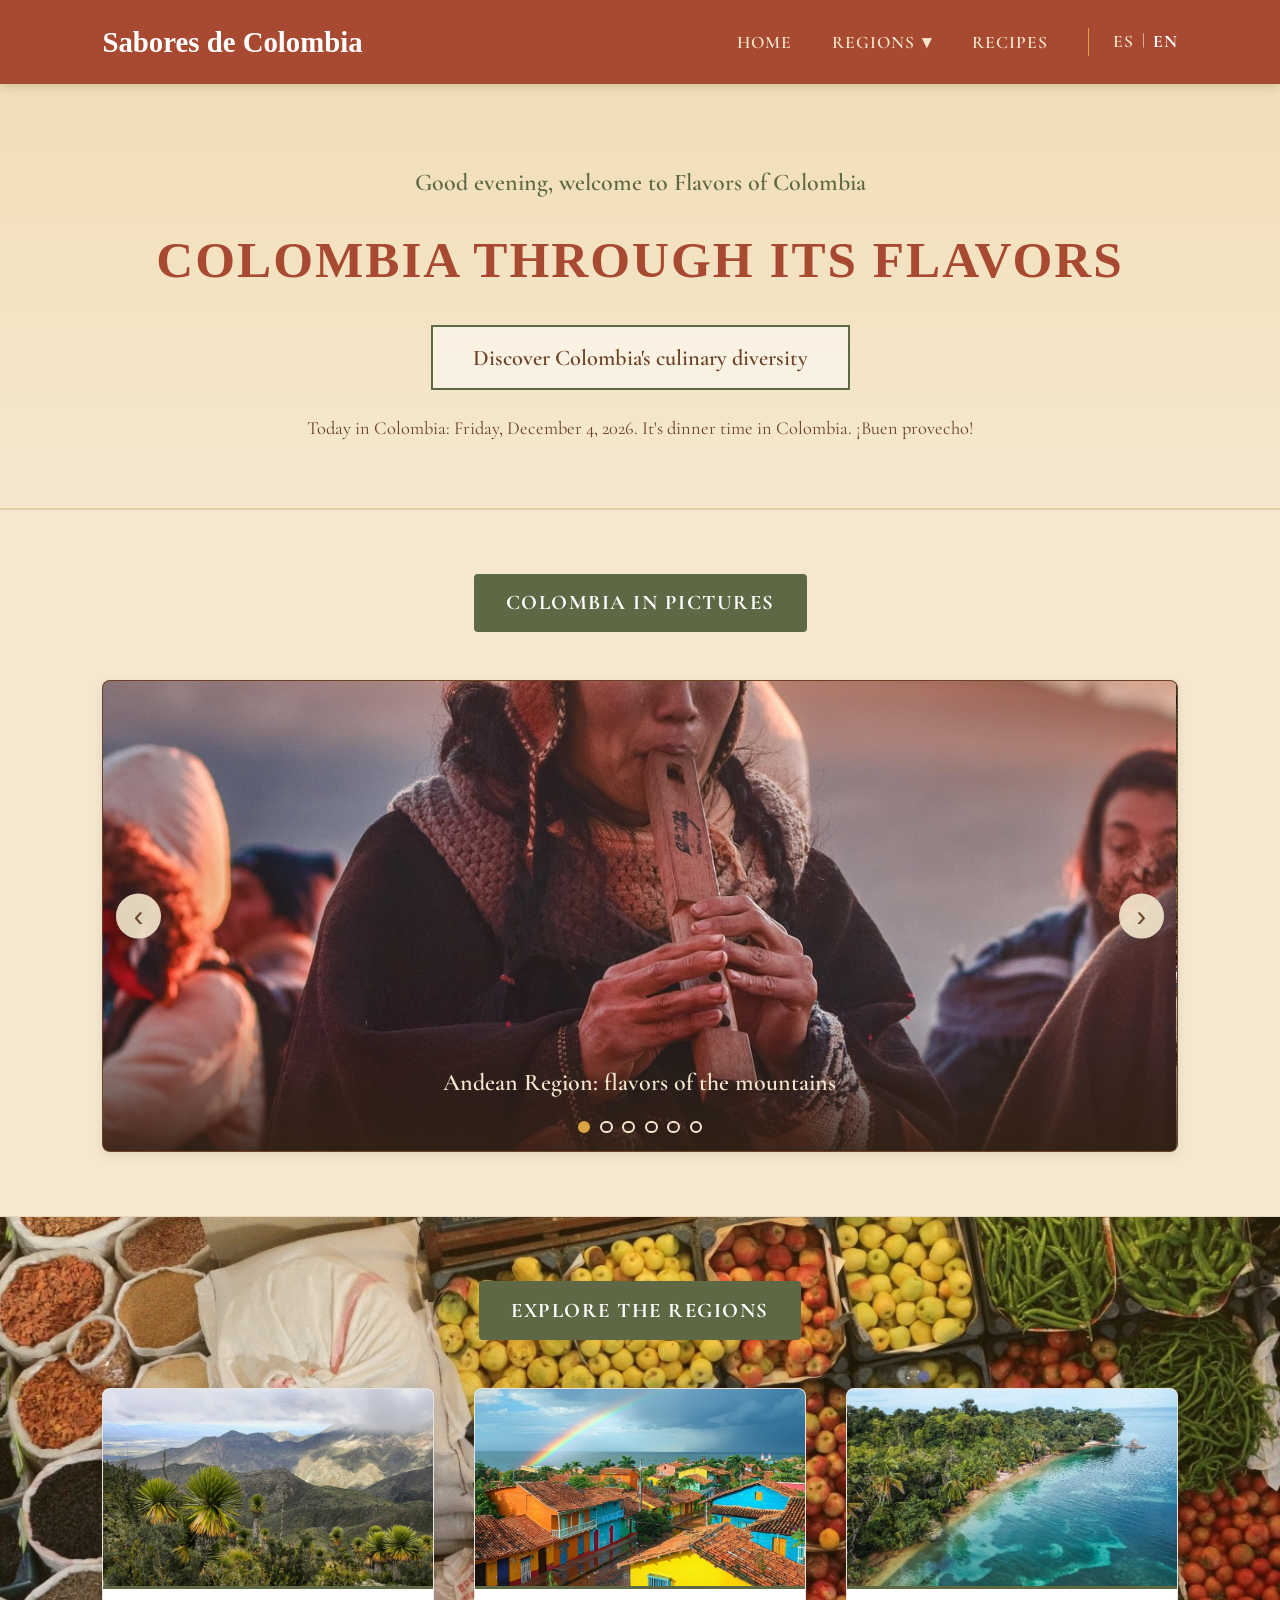
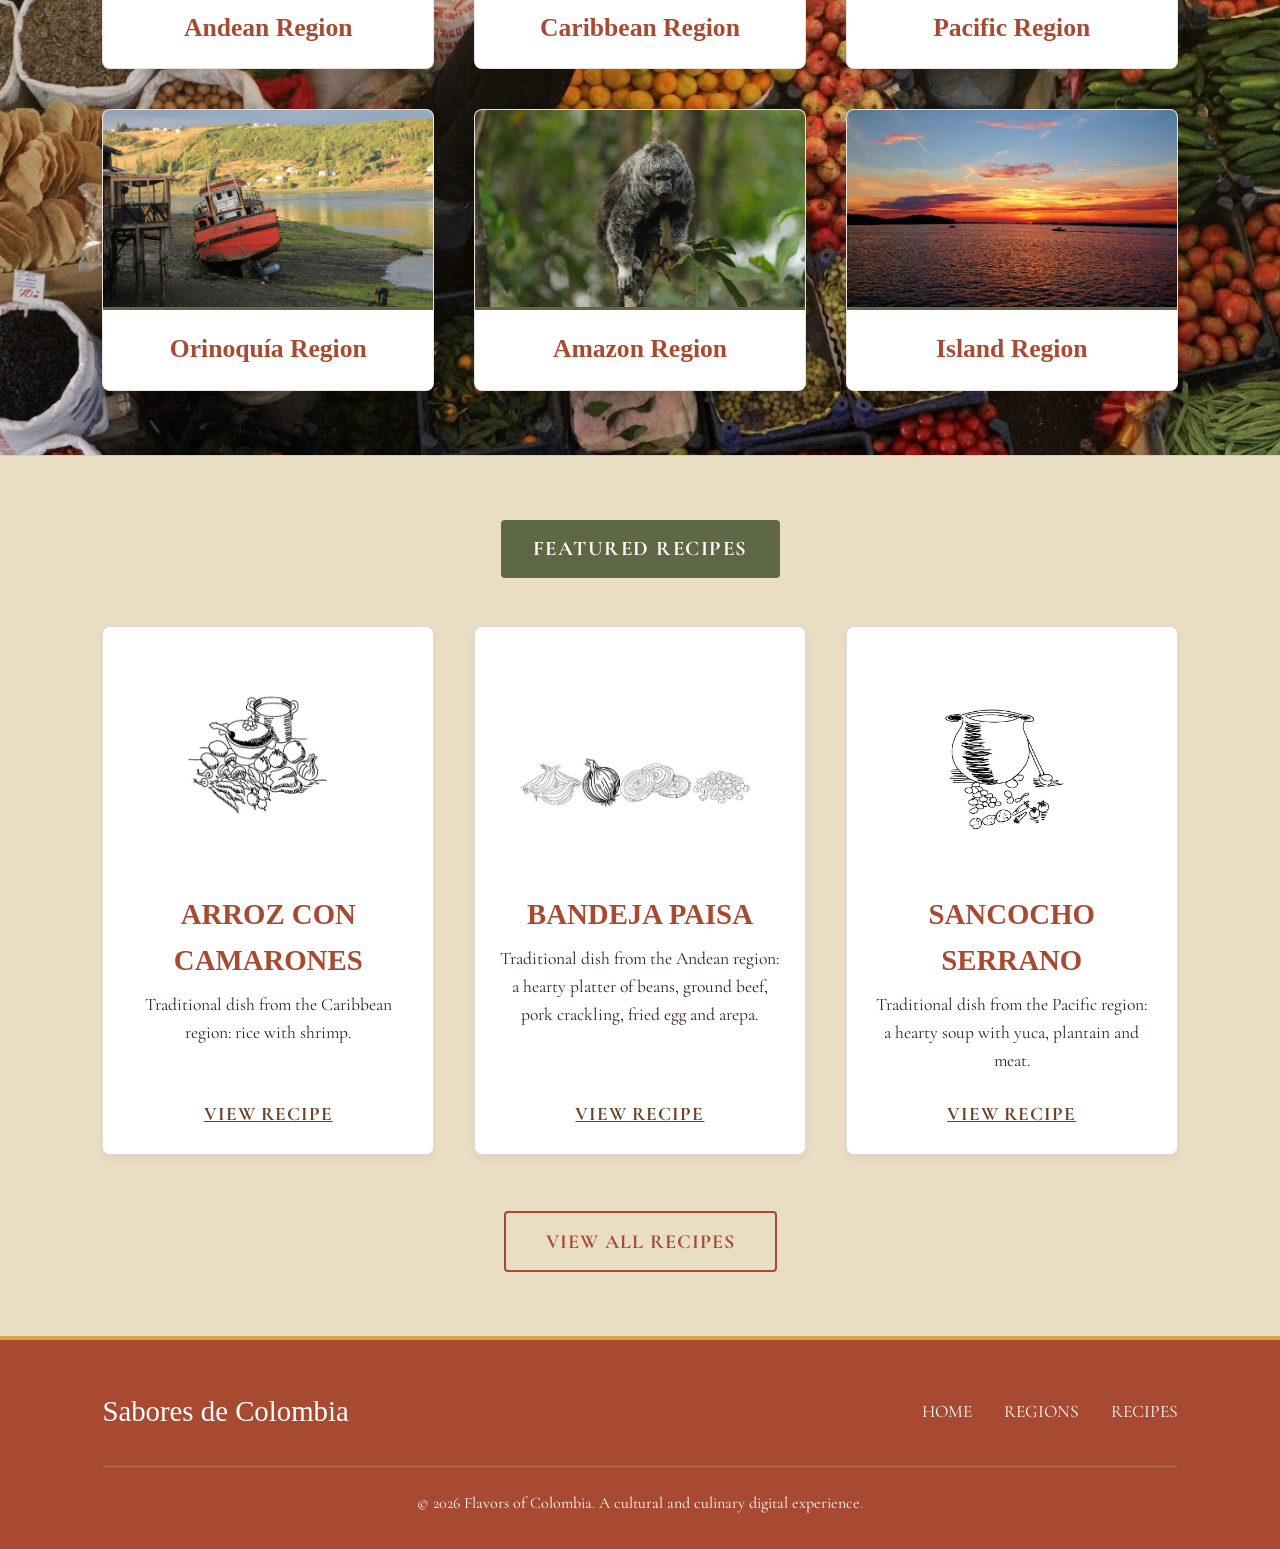
<file: Sabores de Colombia/index.html>
<!DOCTYPE html>
<html lang="es">
<head>
    <meta charset="UTF-8">
    <meta name="viewport" content="width=device-width, initial-scale=1.0">
    <title>Sabores de Colombia - Gastronomía Tradicional</title>

    <!-- Importación de Fuentes de Google Fonts -->
    <link rel="preconnect" href="https://fonts.googleapis.com">
    <link rel="preconnect" href="https://fonts.gstatic.com" crossorigin>
    <link href="https://fonts.googleapis.com/css2?family=Cormorant+Garamond:ital,wght@0,400;0,600;1,400&family=Playfair+Display:ital,wght@1,600;1,700&display=swap" rel="stylesheet">

    <!-- Enlace al archivo CSS externo -->
    <link rel="stylesheet" href="css/styles.css">
</head>
<body>

    <!-- NAV BAR -->
    <header class="navbar">
        <div class="logo-text">Sabores de Colombia</div>
        <nav aria-label="Principal" data-i18n-label="nav.label">
            <ul class="nav-links">
                <li><a href="#inicio" data-i18n="nav.home">INICIO</a></li>

                <!-- RF-01: menú desplegable de regiones -->
                <li class="dropdown" data-dropdown>
                    <button class="dropdown__toggle" type="button" aria-expanded="false" aria-controls="menu-regiones" data-i18n="nav.regions">REGIONES</button>
                    <ul class="dropdown__menu" id="menu-regiones" hidden>
                        <li><a href="#regiones" data-i18n="nav.allRegions">Ver todas las regiones</a></li>
                        <li><a href="#region-andina" data-i18n="region.andina">Región Andina</a></li>
                        <li><a href="#region-caribe" data-i18n="region.caribe">Región Caribe</a></li>
                        <li><a href="#region-pacifica" data-i18n="region.pacifica">Región Pacífica</a></li>
                        <li><a href="#region-orinoquia" data-i18n="region.orinoquia">Región Orinoquía</a></li>
                        <li><a href="#region-amazonica" data-i18n="region.amazonica">Región Amazónica</a></li>
                        <li><a href="#region-insular" data-i18n="region.insular">Región Insular</a></li>
                    </ul>
                </li>

                <li><a href="#recetas" data-i18n="nav.recipes">RECETAS</a></li>

                <!-- RF-03: selector de idioma (JS lo intercepta; sin JS siguen funcionando los enlaces) -->
                <li class="lang-select">
                    <a href="index.html" class="active" data-lang="es" aria-current="true">ES</a>
                    <span>|</span>
                    <a href="index-en.html" data-lang="en">EN</a>
                </li>
            </ul>
        </nav>
    </header>

    <main id="inicio">
        <!-- SECCIÓN HERO -->
        <section class="hero">
            <!-- RF-03: saludo personalizado por idioma y hora (lo rellena JS) -->
            <p class="hero-greeting" id="welcome-greeting" aria-live="polite"></p>
            <h1 data-i18n="hero.title">COLOMBIA A TRAVÉS DE SUS SABORES</h1>
            <div class="hero-subtitle-box">
                <p data-i18n="hero.subtitle">Descubre la diversidad gastronómica de Colombia</p>
            </div>
            <!-- RF-04: fecha y momento del día en Colombia (lo rellena JS) -->
            <p class="hero-local" id="local-info"></p>
        </section>

        <!-- RF-02: SLIDER DE REGIONES -->
        <section class="gallery">
            <h2 class="section-btn-header" data-i18n="gallery.title">COLOMBIA EN IMÁGENES</h2>
            <div class="slider" data-slider data-autoplay="6000" role="region" aria-roledescription="carrusel" aria-label="Postales de las regiones" data-i18n-label="slider.label">
                <div class="slider__track">
                    <figure class="slide">
                        <img src="Imagenes/R%20andina.jpg" alt="" loading="lazy">
                        <figcaption data-i18n="slide.andina">Región Andina: sabores de montaña</figcaption>
                    </figure>
                    <figure class="slide">
                        <img src="Imagenes/R%20caribe.jpg" alt="" loading="lazy">
                        <figcaption data-i18n="slide.caribe">Región Caribe: sol, mar y mariscos</figcaption>
                    </figure>
                    <figure class="slide">
                        <img src="Imagenes/R%20pacifica.jpg" alt="" loading="lazy">
                        <figcaption data-i18n="slide.pacifica">Región Pacífica: selva y litoral</figcaption>
                    </figure>
                    <figure class="slide">
                        <img src="Imagenes/R%20orinoquia.jpg" alt="" loading="lazy">
                        <figcaption data-i18n="slide.orinoquia">Región Orinoquía: llanos y ríos</figcaption>
                    </figure>
                    <figure class="slide">
                        <img src="Imagenes/R%20amazonica.jpg" alt="" loading="lazy">
                        <figcaption data-i18n="slide.amazonica">Región Amazónica: sabores de selva</figcaption>
                    </figure>
                    <figure class="slide">
                        <img src="Imagenes/R%20insular.jpg" alt="" loading="lazy">
                        <figcaption data-i18n="slide.insular">Región Insular: islas y atardeceres</figcaption>
                    </figure>
                </div>
                <button class="slider__btn slider__btn--prev" type="button" aria-label="Anterior" data-i18n-label="slider.prev">&#8249;</button>
                <button class="slider__btn slider__btn--next" type="button" aria-label="Siguiente" data-i18n-label="slider.next">&#8250;</button>
                <div class="slider__dots" role="tablist"></div>
            </div>
        </section>

        <!-- SECCIÓN REGIONES -->
        <section class="regions-section" id="regiones">
            <h2 class="section-btn-header" data-i18n="regions.title">EXPLORA LAS REGIONES</h2>

            <div class="grid-regions">
                <!-- Región Andina -->
                <article class="card-region" id="region-andina">
                    <img src="Imagenes/RegionAndina.jpg" alt="Fotografía de un paisaje montañoso y tradicional de la Región Andina" data-i18n-alt="alt.andina" class="card-img-placeholder">
                    <div class="card-region-footer">
                        <h3 data-i18n="region.andina">Región Andina</h3>
                    </div>
                </article>

                <!-- Región Caribe -->
                <article class="card-region" id="region-caribe">
                    <img src="Imagenes/RegionCaribe.jpg" alt="Fotografía de la costa tropical y mar de la Región Caribe" data-i18n-alt="alt.caribe" class="card-img-placeholder">
                    <div class="card-region-footer">
                        <h3 data-i18n="region.caribe">Región Caribe</h3>
                    </div>
                </article>

                <!-- Región Pacífica -->
                <article class="card-region" id="region-pacifica">
                    <img src="Imagenes/RegionPacifica.jpg" alt="Fotografía de la selva biodiversa y litoral de la Región Pacífica" data-i18n-alt="alt.pacifica" class="card-img-placeholder">
                    <div class="card-region-footer">
                        <h3 data-i18n="region.pacifica">Región Pacífica</h3>
                    </div>
                </article>

                <!-- Región Orinoquía -->
                <article class="card-region" id="region-orinoquia">
                    <img src="Imagenes/RegionOrinoquia.jpg" alt="Fotografía de un barco pesquero de madera de color rojo sobre la orilla de un río o lago de la Región Orinoquía" data-i18n-alt="alt.orinoquia" class="card-img-placeholder">
                    <div class="card-region-footer">
                        <h3 data-i18n="region.orinoquia">Región Orinoquía</h3>
                    </div>
                </article>

                <!-- Región Amazónica -->
                <article class="card-region" id="region-amazonica">
                    <img src="Imagenes/RegionAmazonica.jpg" alt="Fotografía de un mono tití subiendo por la rama de un árbol en medio de la vegetación de la Región Amazónica" data-i18n-alt="alt.amazonica" class="card-img-placeholder">
                    <div class="card-region-footer">
                        <h3 data-i18n="region.amazonica">Región Amazónica</h3>
                    </div>
                </article>

                <!-- Región Insular -->
                <article class="card-region" id="region-insular">
                    <img src="Imagenes/RegionInsular.jpg" alt="Fotografía de un atardecer sobre el mar con tonos rojizos y anaranjados en el horizonte de la Región Insular" data-i18n-alt="alt.insular" class="card-img-placeholder">
                    <div class="card-region-footer">
                        <h3 data-i18n="region.insular">Región Insular</h3>
                    </div>
                </article>
            </div>
        </section>

        <!-- SECCIÓN RECETAS DESTACADAS -->
        <section class="recipes-section" id="recetas">
            <h2 class="section-btn-header" data-i18n="recipes.title">RECETAS DESTACADAS</h2>

            <div class="grid-recipes">
                <!-- Receta 1 -->
                <article class="card-recipe">
                    <div>
                        <img src="Imagenes/fondoreceta.jpg" alt="Plato servido de arroz con camarones acompañado de patacones y ensalada" data-i18n-alt="alt.arroz">
                        <h3>ARROZ CON CAMARONES</h3>
                        <p data-i18n="recipe.arroz">Plato tradicional de la región Caribe.</p>
                    </div>
                    <a href="recetas/arroz.html" class="btn-recipe" data-i18n="recipe.view">VER RECETA</a>
                </article>
                <!-- Receta 2 -->
                <article class="card-recipe">
                    <div>
                        <img src="Imagenes/ilustracion2.jpg" alt="Plato tradicional de Bandeja Paisa con frijoles, carne molida, chicharrón, huevo frito y arepa" data-i18n-alt="alt.bandeja">
                        <h3>BANDEJA PAISA</h3>
                        <p data-i18n="recipe.bandeja">Plato tradicional de la región Andina.</p>
                    </div>
                    <a href="recetas/bandeja.html" class="btn-recipe" data-i18n="recipe.view">VER RECETA</a>
                </article>
                <!-- Receta 3 -->
                <article class="card-recipe">
                    <div>
                        <img src="Imagenes/ilustracion3.jpg" alt="Plato hondo de Sancocho Serrano servido con trozos de yuca, plátano y carne" data-i18n-alt="alt.sancocho">
                        <h3>SANCOCHO SERRANO</h3>
                        <p data-i18n="recipe.sancocho">Plato tradicional de la región Pacífica.</p>
                    </div>
                    <a href="recetas/sancochocho.html" class="btn-recipe" data-i18n="recipe.view">VER RECETA</a>
                </article>
            </div>

            <a href="#recetas" class="btn-all-recipes" data-i18n="recipes.all">VER TODAS LAS RECETAS</a>
        </section>
    </main>

    <!-- FOOTER -->
    <footer>
        <div class="footer-content">
            <div class="footer-logo">Sabores de Colombia</div>
            <ul class="footer-nav">
                <li><a href="index.html#inicio" data-i18n="nav.home">INICIO</a></li>
                <li><a href="index.html#regiones" data-i18n="nav.regions">REGIONES</a></li>
                <li><a href="index.html#recetas" data-i18n="nav.recipes">RECETAS</a></li>
            </ul>
        </div>
        <div class="footer-bottom">
            <p data-i18n="footer.rights">&copy; 2026 Sabores de Colombia. Una experiencia digital cultural y gastronómica.</p>
        </div>
    </footer>

    <script src="js/script.js"></script>
</body>
</html>
</file>
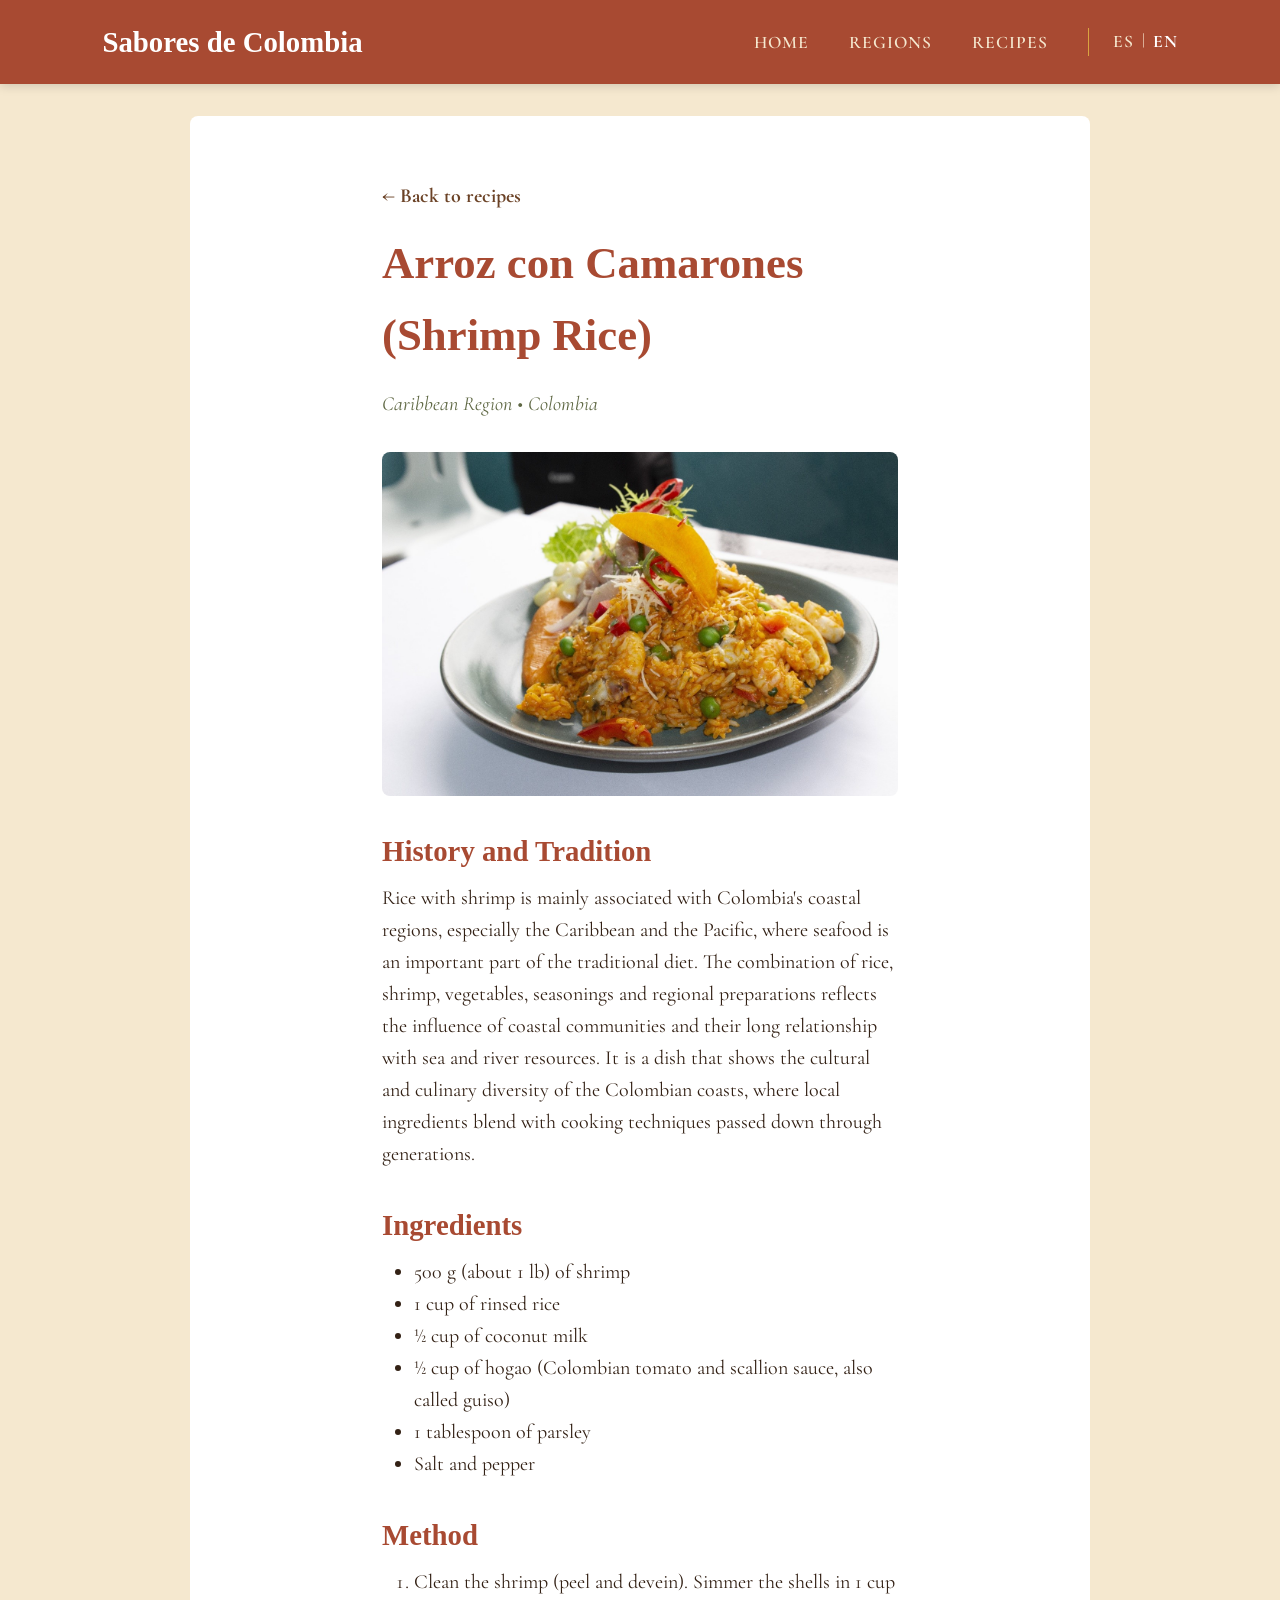
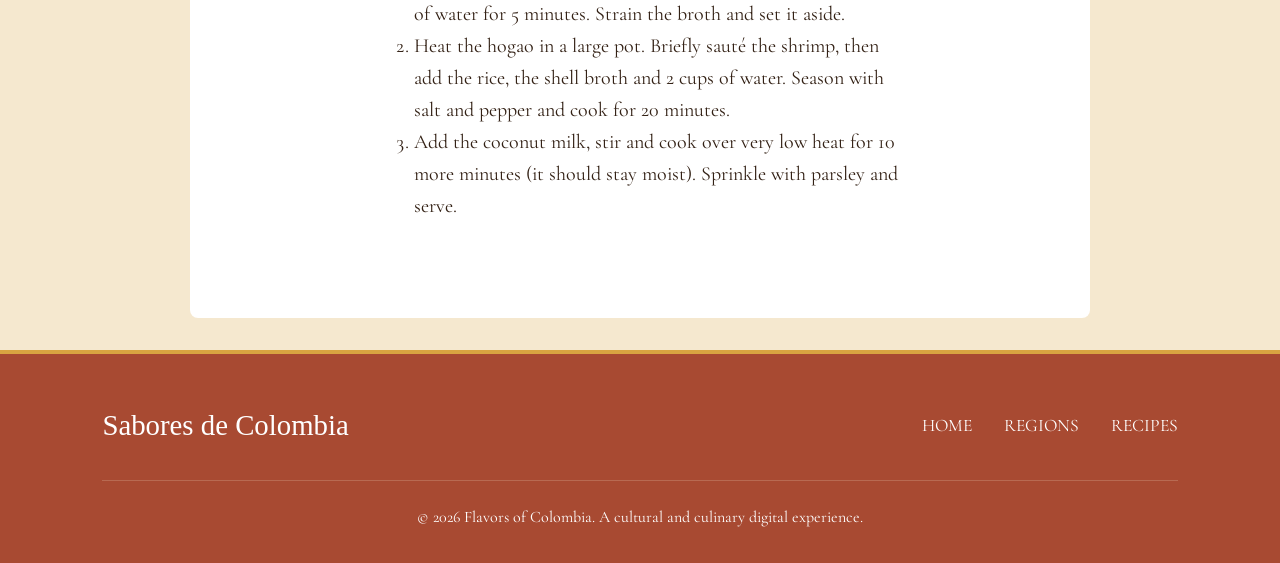
<file: Sabores de Colombia/recetas/arroz.html>
<!DOCTYPE html>
<html lang="es" data-title-key="title.arroz">
<head>
    <meta charset="UTF-8">
    <meta name="viewport" content="width=device-width, initial-scale=1.0">
    <title>Arroz con Camarones - Sabores de Colombia</title>
    <link href="https://fonts.googleapis.com/css2?family=Cormorant+Garamond:ital,wght@0,400;0,600;1,400&family=Playfair+Display:ital,wght@1,600;1,700&display=swap" rel="stylesheet">
    <link rel="stylesheet" href="../css/styles.css">
</head>
<body>

    <header class="navbar">
        <div class="logo-text">Sabores de Colombia</div>
        <nav aria-label="Principal" data-i18n-label="nav.label">
            <ul class="nav-links">
                <li><a href="../index.html" data-i18n="nav.home">INICIO</a></li>
                <li><a href="../index.html#regiones" data-i18n="nav.regions">REGIONES</a></li>
                <li><a href="../index.html#recetas" data-i18n="nav.recipes">RECETAS</a></li>
                <li class="lang-select">
                    <a href="../index.html" class="active" data-lang="es" aria-current="true">ES</a>
                    <span>|</span>
                    <a href="../index-en.html" data-lang="en">EN</a>
                </li>
            </ul>
        </nav>
    </header>

    <main class="recipe-detail-container" style="padding: 4rem 15%; background: white; margin: 2rem auto; max-width: 900px; border-radius: 8px;">
        <a href="../index.html#recetas" style="color: var(--color-terracota); font-weight: bold;" data-i18n="recipe.back">← Volver a recetas</a>

        <h1 style="font-size: 2.8rem; margin: 1rem 0;" data-i18n="arroz.title">Arroz con Camarones</h1>
        <p style="font-style: italic; color: var(--color-verde); margin-bottom: 2rem;" data-i18n="arroz.region">Región Caribe • Colombia</p>

        <!-- Imagen del plato -->
        <img src="../Imagenes/arroz.jpg" alt="Plato servido de arroz con camarones acompañado de patacones y ensalada" data-i18n-alt="alt.arroz" style="width: 100%; max-height: 400px; object-fit: cover; border-radius: 8px; margin-bottom: 2rem;">

        <!-- Contexto Cultural -->
        <section style="margin-bottom: 2rem;">
            <h2 style="font-size: 1.8rem; margin-bottom: 0.5rem;" data-i18n="recipe.history">Historia y Tradición</h2>
            <p data-i18n="arroz.history">El arroz con camarones está relacionado principalmente con las regiones costeras de Colombia, especialmente el Caribe y el Pacífico, donde los productos provenientes del mar forman parte importante de la alimentación tradicional. La combinación del arroz con camarones, verduras, condimentos y preparaciones propias de cada región refleja la influencia de las comunidades costeras y su relación histórica con los recursos marítimos y fluviales. Es un plato que evidencia la diversidad cultural y gastronómica de las costas colombianas, donde los ingredientes locales se integran con diferentes técnicas culinarias transmitidas entre generaciones.</p>
        </section>

        <!-- Ingredientes -->
        <section style="margin-bottom: 2rem;">
            <h2 style="font-size: 1.8rem; margin-bottom: 0.5rem;" data-i18n="recipe.ingredients">Ingredientes</h2>
            <ul style="margin-left: 2rem;">
                <li data-i18n="arroz.ing.1">500 g. de camarones</li>
                <li data-i18n="arroz.ing.2">1 taza de arroz lavado</li>
                <li data-i18n="arroz.ing.3">½ taza de leche de coco</li>
                <li data-i18n="arroz.ing.4">½ taza de hogao o guiso</li>
                <li data-i18n="arroz.ing.5">1 cucharada de perejil</li>
                <li data-i18n="arroz.ing.6">Sal y pimienta</li>
            </ul>
        </section>

        <!-- Preparación -->
        <section style="margin-bottom: 2rem;">
            <h2 style="font-size: 1.8rem; margin-bottom: 0.5rem;" data-i18n="recipe.method">Preparación</h2>
            <ol style="margin-left: 2rem;">
                <li data-i18n="arroz.step.1">Limpie los camarones (pele y desvene). Cocine las cáscaras en una taza de agua por 5 minutos. Cuele el caldo y resérvelo.</li>
                <li data-i18n="arroz.step.2">Caliente el hogao en una cazuela grande. Saltee los camarones brevemente, luego agregue el arroz, el caldo de las cáscaras y dos tazas de agua. Sazone con sal y pimienta, y cocine por 20 minutos.</li>
                <li data-i18n="arroz.step.3">Añada la leche de coco, revuelva y deje cocinar a fuego muy lento por 10 minutos más (debe quedar húmedo). Espolvoree el perejil y sirva.</li>
            </ol>
        </section>
    </main>

    <!-- FOOTER -->
    <footer>
        <div class="footer-content">
            <div class="footer-logo">Sabores de Colombia</div>
            <ul class="footer-nav">
                <li><a href="../index.html#inicio" data-i18n="nav.home">INICIO</a></li>
                <li><a href="../index.html#regiones" data-i18n="nav.regions">REGIONES</a></li>
                <li><a href="../index.html#recetas" data-i18n="nav.recipes">RECETAS</a></li>
            </ul>
        </div>
        <div class="footer-bottom">
            <p data-i18n="footer.rights">&copy; 2026 Sabores de Colombia. Una experiencia digital cultural y gastronómica.</p>
        </div>
    </footer>

    <script src="../js/script.js"></script>
</body>
</html>
</file>
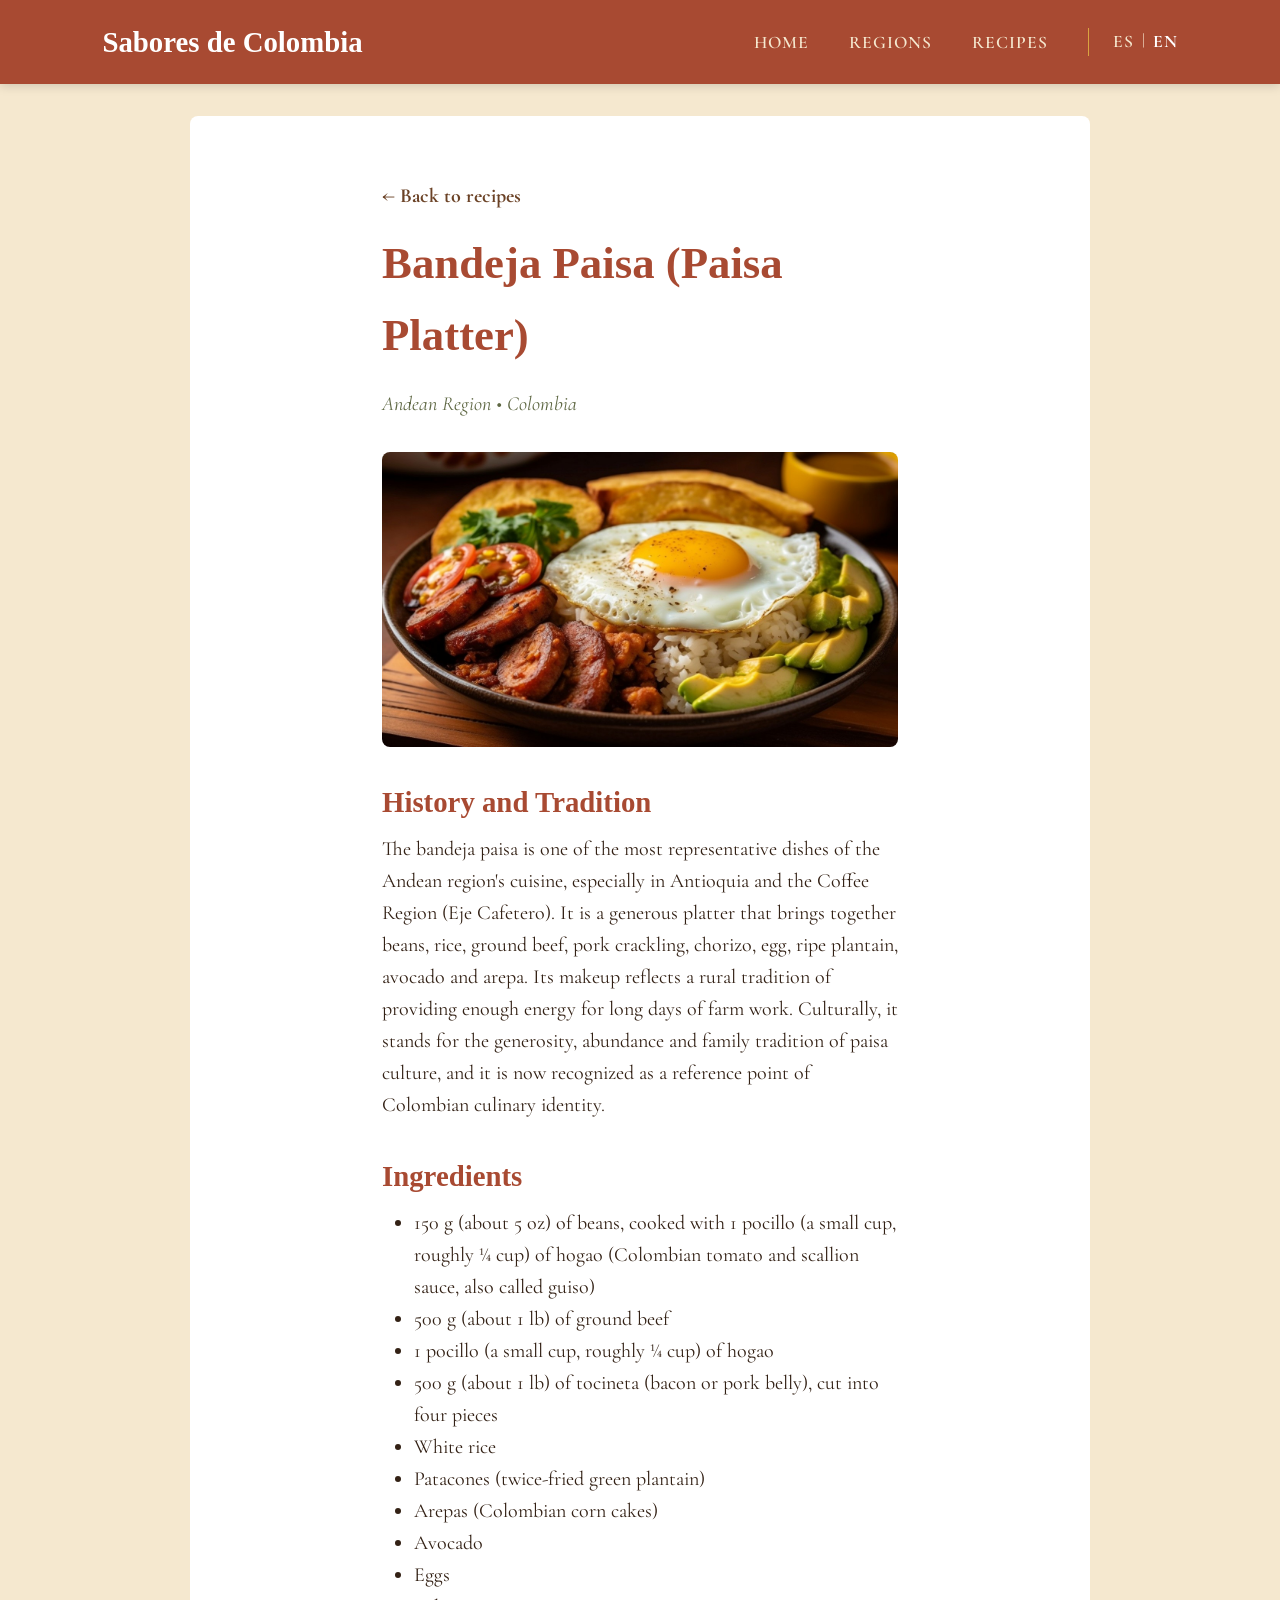
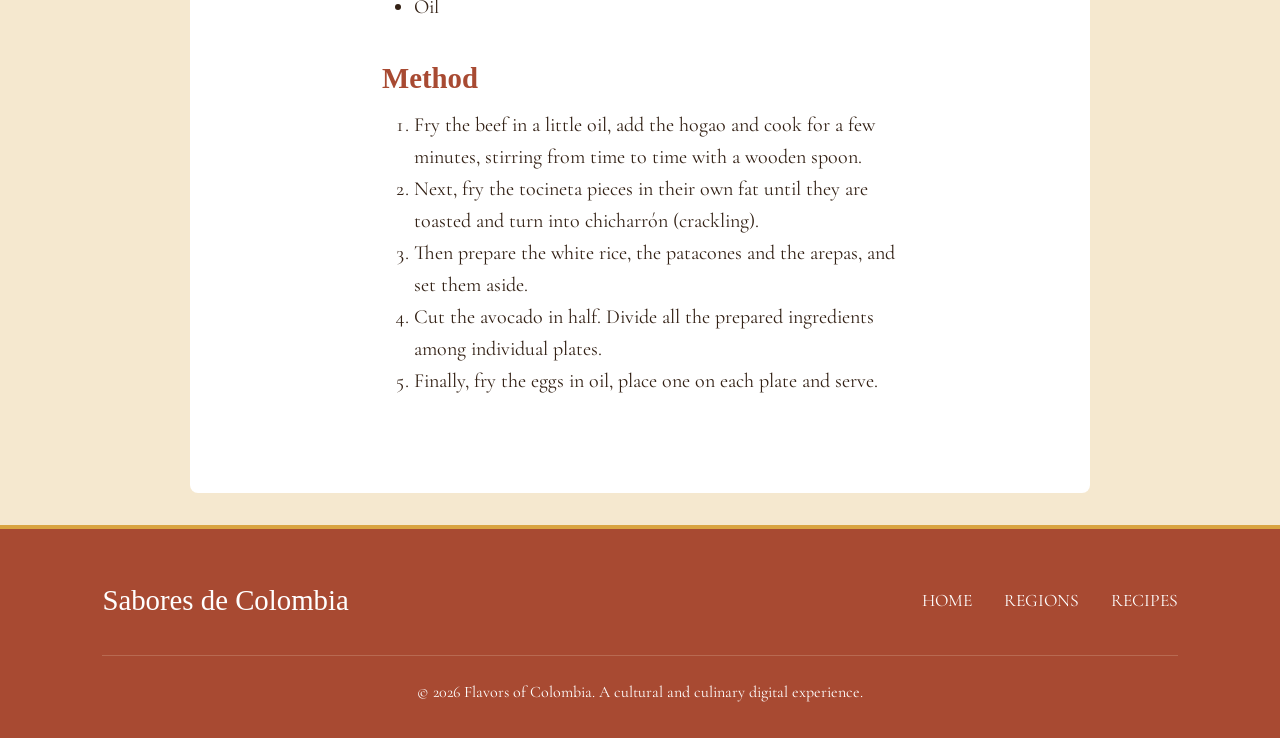
<file: Sabores de Colombia/recetas/bandeja.html>
<!DOCTYPE html>
<html lang="es" data-title-key="title.bandeja">
<head>
    <meta charset="UTF-8">
    <meta name="viewport" content="width=device-width, initial-scale=1.0">
    <title>Bandeja Paisa - Sabores de Colombia</title>
    <link href="https://fonts.googleapis.com/css2?family=Cormorant+Garamond:ital,wght@0,400;0,600;1,400&family=Playfair+Display:ital,wght@1,600;1,700&display=swap" rel="stylesheet">
    <link rel="stylesheet" href="../css/styles.css">
</head>
<body>

    <header class="navbar">
        <div class="logo-text">Sabores de Colombia</div>
        <nav aria-label="Principal" data-i18n-label="nav.label">
            <ul class="nav-links">
                <li><a href="../index.html" data-i18n="nav.home">INICIO</a></li>
                <li><a href="../index.html#regiones" data-i18n="nav.regions">REGIONES</a></li>
                <li><a href="../index.html#recetas" data-i18n="nav.recipes">RECETAS</a></li>
                <li class="lang-select">
                    <a href="../index.html" class="active" data-lang="es" aria-current="true">ES</a>
                    <span>|</span>
                    <a href="../index-en.html" data-lang="en">EN</a>
                </li>
            </ul>
        </nav>
    </header>

    <main class="recipe-detail-container" style="padding: 4rem 15%; background: white; margin: 2rem auto; max-width: 900px; border-radius: 8px;">
        <a href="../index.html#recetas" style="color: var(--color-terracota); font-weight: bold;" data-i18n="recipe.back">← Volver a recetas</a>

        <h1 style="font-size: 2.8rem; margin: 1rem 0;" data-i18n="bandeja.title">Bandeja Paisa</h1>
        <p style="font-style: italic; color: var(--color-verde); margin-bottom: 2rem;" data-i18n="bandeja.region">Región Andina • Colombia</p>

        <!-- Imagen del plato -->
        <img src="../Imagenes/BandejaPaisa.jpg" alt="Plato tradicional de Bandeja Paisa con frijoles, carne molida, chicharrón, huevo frito y arepa" data-i18n-alt="alt.bandeja" style="width: 100%; max-height: 400px; object-fit: cover; border-radius: 8px; margin-bottom: 2rem;">

        <!-- Contexto Cultural -->
        <section style="margin-bottom: 2rem;">
            <h2 style="font-size: 1.8rem; margin-bottom: 0.5rem;" data-i18n="recipe.history">Historia y Tradición</h2>
            <p data-i18n="bandeja.history">La bandeja paisa es uno de los platos más representativos de la gastronomía de la región Andina, especialmente de Antioquia y el Eje Cafetero. Se caracteriza por ser una preparación abundante que reúne diferentes alimentos como fríjoles, arroz, carne molida, chicharrón, chorizo, huevo, plátano maduro, aguacate y arepa. Su composición refleja una tradición campesina en la que se buscaba proporcionar suficiente energía para las largas jornadas de trabajo agrícola. Culturalmente, representa la generosidad, abundancia y tradición familiar de la cultura paisa, y actualmente es reconocida como uno de los referentes de la identidad gastronómica colombiana.</p>
        </section>

        <!-- Ingredientes -->
        <section style="margin-bottom: 2rem;">
            <h2 style="font-size: 1.8rem; margin-bottom: 0.5rem;" data-i18n="recipe.ingredients">Ingredientes</h2>
            <ul style="margin-left: 2rem;">
                <li data-i18n="bandeja.ing.1">150 g. de frijoles cocinados con un pocillo de hogao o guiso</li>
                <li data-i18n="bandeja.ing.2">500 g. de carne de res, molida</li>
                <li data-i18n="bandeja.ing.3">1 pocillo de hogao o guiso</li>
                <li data-i18n="bandeja.ing.4">500 g. de tocineta cortada en cuatro trozos</li>
                <li data-i18n="bandeja.ing.5">Arroz blanco</li>
                <li data-i18n="bandeja.ing.6">Patacones</li>
                <li data-i18n="bandeja.ing.7">Arepas</li>
                <li data-i18n="bandeja.ing.8">Aguacate</li>
                <li data-i18n="bandeja.ing.9">Huevos</li>
                <li data-i18n="bandeja.ing.10">Aceite</li>
            </ul>
        </section>

        <!-- Preparación -->
        <section style="margin-bottom: 2rem;">
            <h2 style="font-size: 1.8rem; margin-bottom: 0.5rem;" data-i18n="recipe.method">Preparación</h2>
            <ol style="margin-left: 2rem;">
                <li data-i18n="bandeja.step.1">Fría la carne en un poco de aceite, agregue el hogao y cocine durante unos minutos, revolviendo de vez en cuando con una cuchara de madera.</li>
                <li data-i18n="bandeja.step.2">A continuación, fría los trozos de tocineta en su propia grasa, hasta que esté tostada y se haga chicharrón.</li>
                <li data-i18n="bandeja.step.3">Seguidamente, prepare el arroz blanco, los patacones y las arepas y guarde aparte.</li>
                <li data-i18n="bandeja.step.4">Corte el aguacate por la mitad. Reparta todos los ingredientes preparados en bandejas individuales.</li>
                <li data-i18n="bandeja.step.5">Por último, fría los huevos en aceite, ponga uno en cada bandeja y sirva.</li>
            </ol>
        </section>
    </main>

    <!-- FOOTER -->
    <footer>
        <div class="footer-content">
            <div class="footer-logo">Sabores de Colombia</div>
            <ul class="footer-nav">
                <li><a href="../index.html#inicio" data-i18n="nav.home">INICIO</a></li>
                <li><a href="../index.html#regiones" data-i18n="nav.regions">REGIONES</a></li>
                <li><a href="../index.html#recetas" data-i18n="nav.recipes">RECETAS</a></li>
            </ul>
        </div>
        <div class="footer-bottom">
            <p data-i18n="footer.rights">&copy; 2026 Sabores de Colombia. Una experiencia digital cultural y gastronómica.</p>
        </div>
    </footer>

    <script src="../js/script.js"></script>
</body>
</html>
</file>
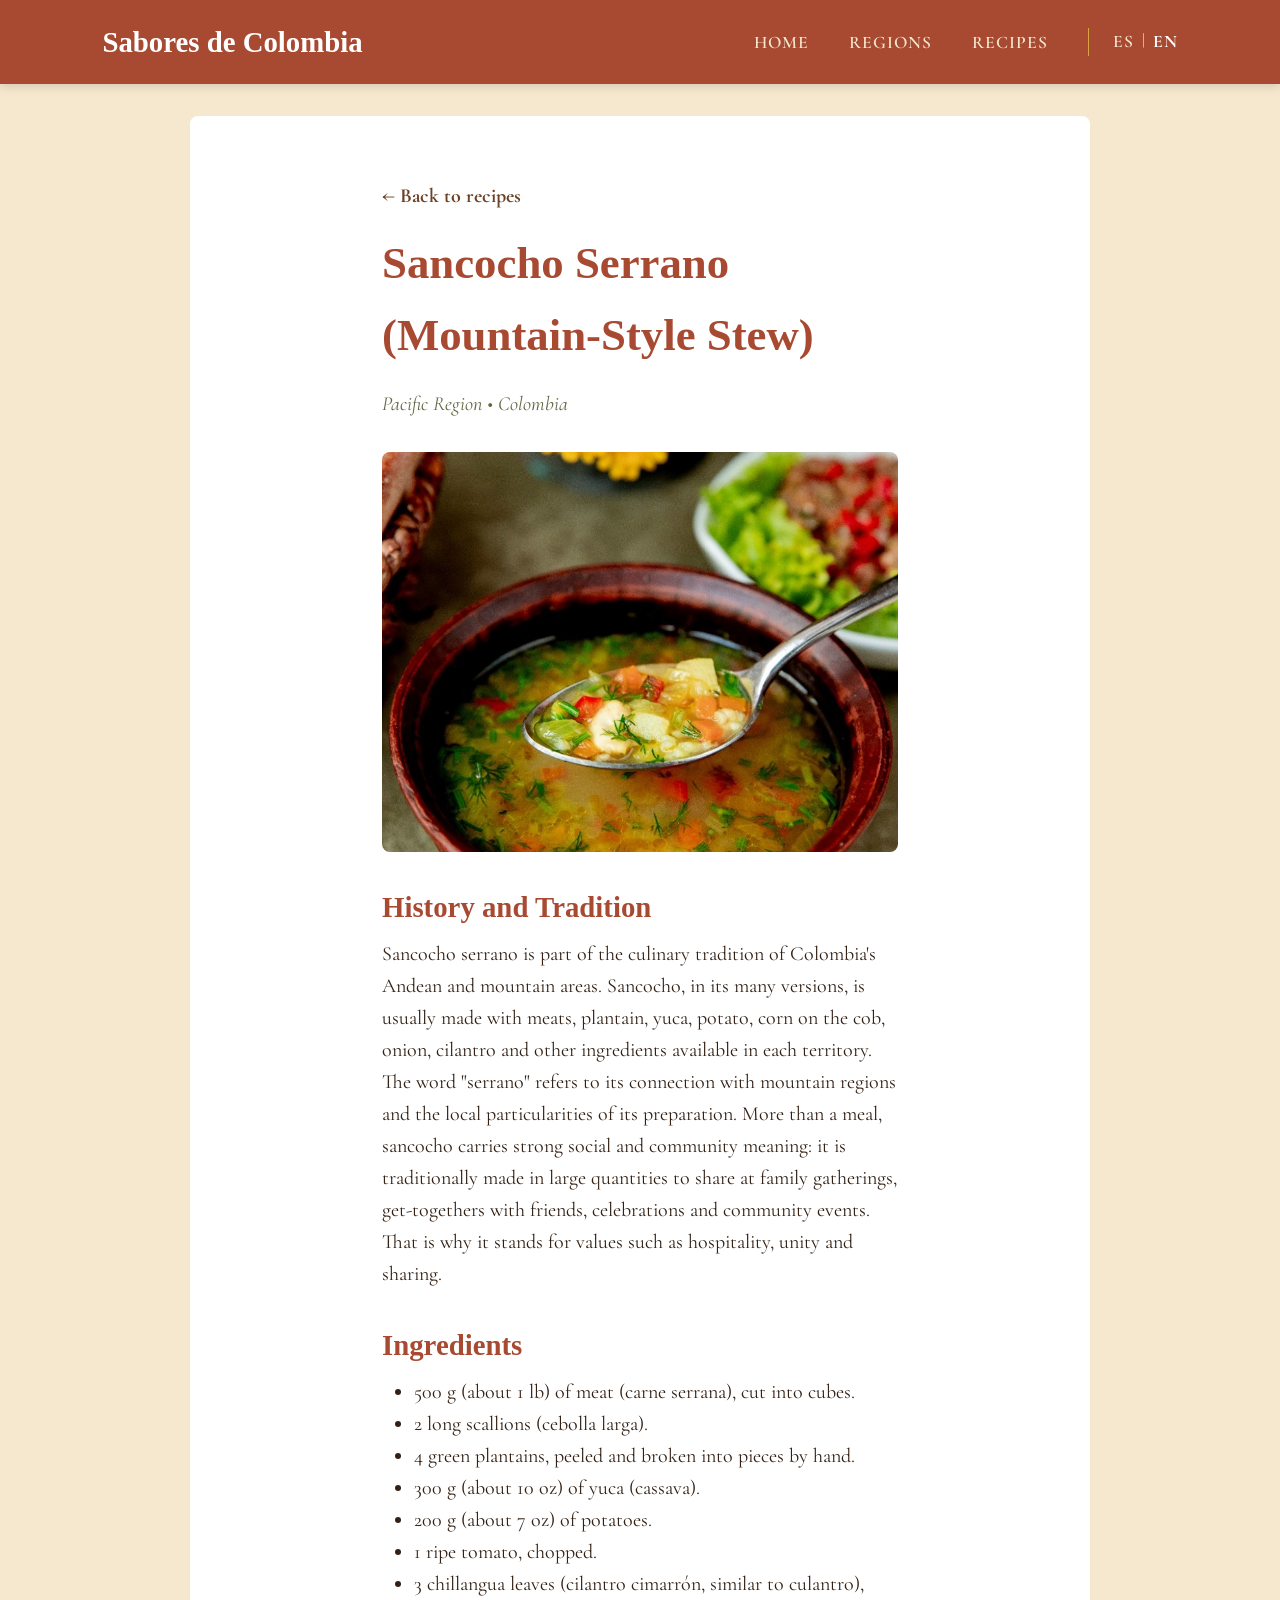
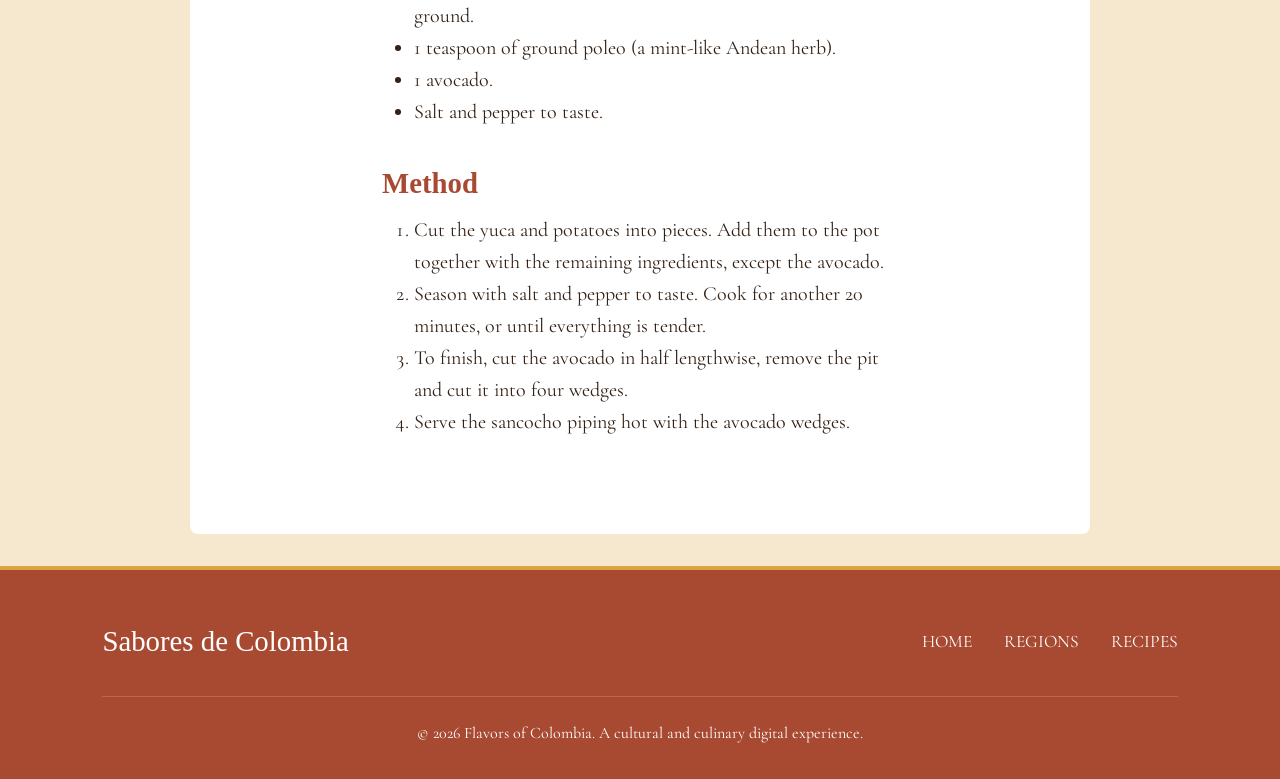
<file: Sabores de Colombia/recetas/sancochocho.html>
<!DOCTYPE html>
<html lang="es" data-title-key="title.sancocho">
<head>
    <meta charset="UTF-8">
    <meta name="viewport" content="width=device-width, initial-scale=1.0">
    <title>Sancocho Serrano - Sabores de Colombia</title>
    <link href="https://fonts.googleapis.com/css2?family=Cormorant+Garamond:ital,wght@0,400;0,600;1,400&family=Playfair+Display:ital,wght@1,600;1,700&display=swap" rel="stylesheet">
    <link rel="stylesheet" href="../css/styles.css">
</head>
<body>

    <header class="navbar">
        <div class="logo-text">Sabores de Colombia</div>
        <nav aria-label="Principal" data-i18n-label="nav.label">
            <ul class="nav-links">
                <li><a href="../index.html" data-i18n="nav.home">INICIO</a></li>
                <li><a href="../index.html#regiones" data-i18n="nav.regions">REGIONES</a></li>
                <li><a href="../index.html#recetas" data-i18n="nav.recipes">RECETAS</a></li>
                <li class="lang-select">
                    <a href="../index.html" class="active" data-lang="es" aria-current="true">ES</a>
                    <span>|</span>
                    <a href="../index-en.html" data-lang="en">EN</a>
                </li>
            </ul>
        </nav>
    </header>

    <main class="recipe-detail-container" style="padding: 4rem 15%; background: white; margin: 2rem auto; max-width: 900px; border-radius: 8px;">
        <a href="../index.html#recetas" style="color: var(--color-terracota); font-weight: bold;" data-i18n="recipe.back">← Volver a recetas</a>

        <h1 style="font-size: 2.8rem; margin: 1rem 0;" data-i18n="sancocho.title">Sancocho serrano</h1>
        <p style="font-style: italic; color: var(--color-verde); margin-bottom: 2rem;" data-i18n="sancocho.region">Región Andina • Colombia</p>

        <!-- Imagen del plato -->
        <img src="../Imagenes/SancochoSerrano.jpg" alt="Plato hondo de Sancocho Serrano servido con trozos de yuca, plátano y carne" data-i18n-alt="alt.sancocho" style="width: 100%; max-height: 400px; object-fit: cover; border-radius: 8px; margin-bottom: 2rem;">

        <!-- Contexto Cultural -->
        <section style="margin-bottom: 2rem;">
            <h2 style="font-size: 1.8rem; margin-bottom: 0.5rem;" data-i18n="recipe.history">Historia y Tradición</h2>
            <p data-i18n="sancocho.history">El sancocho serrano hace parte de la tradición culinaria de las zonas andinas y montañosas de Colombia. El sancocho, en sus diferentes versiones, suele prepararse con carnes, plátano, yuca, papa, mazorca, cebolla, cilantro y otros ingredientes disponibles en cada territorio. El término "serrano" hace referencia a su relación con las regiones de montaña y a las particularidades locales de su preparación. Más allá de ser un alimento, el sancocho tiene un fuerte significado social y comunitario: tradicionalmente se prepara en grandes cantidades para compartir en reuniones familiares, encuentros entre amigos, celebraciones y actividades comunitarias. Por ello, representa valores como la hospitalidad, la unión y el compartir.</p>
        </section>

        <!-- Ingredientes -->
        <section style="margin-bottom: 2rem;">
            <h2 style="font-size: 1.8rem; margin-bottom: 0.5rem;" data-i18n="recipe.ingredients">Ingredientes</h2>
            <ul style="margin-left: 2rem;">
                <li data-i18n="sancocho.ing.1">500 g de carne serrana, cortada en dados.</li>
                <li data-i18n="sancocho.ing.2">2 cebollas largas.</li>
                <li data-i18n="sancocho.ing.3">4 plátanos verdes, pelados y partidos a mano.</li>
                <li data-i18n="sancocho.ing.4">300 g de yuca.</li>
                <li data-i18n="sancocho.ing.5">200 g de papas.</li>
                <li data-i18n="sancocho.ing.6">1 tomate maduro, picado.</li>
                <li data-i18n="sancocho.ing.7">3 hojas de chillangua (cilantro cimarrón), molidas.</li>
                <li data-i18n="sancocho.ing.8">1 cucharadita de poleo molido.</li>
                <li data-i18n="sancocho.ing.9">1 aguacate.</li>
                <li data-i18n="sancocho.ing.10">Sal y pimienta al gusto.</li>
            </ul>
        </section>

        <!-- Preparación -->
        <section style="margin-bottom: 2rem;">
            <h2 style="font-size: 1.8rem; margin-bottom: 0.5rem;" data-i18n="recipe.method">Preparación</h2>
            <ol style="margin-left: 2rem;">
                <li data-i18n="sancocho.step.1">Corte la yuca y las papas en trozos. Agréguelas a la cacerola junto con los ingredientes restantes, excepto el aguacate.</li>
                <li data-i18n="sancocho.step.2">Sazone con sal y pimienta al gusto. Cocine durante 20 minutos más, o hasta que todos los ingredientes estén tiernos.</li>
                <li data-i18n="sancocho.step.3">Para finalizar, abra el aguacate por la mitad en sentido longitudinal, retire la pepa y córtelo en cuatro gajos.</li>
                <li data-i18n="sancocho.step.4">Sirva el sancocho bien caliente acompañado de los gajos de aguacate.</li>
            </ol>
        </section>
    </main>

    <!-- FOOTER -->
    <footer>
        <div class="footer-content">
            <div class="footer-logo">Sabores de Colombia</div>
            <ul class="footer-nav">
                <li><a href="../index.html#inicio" data-i18n="nav.home">INICIO</a></li>
                <li><a href="../index.html#regiones" data-i18n="nav.regions">REGIONES</a></li>
                <li><a href="../index.html#recetas" data-i18n="nav.recipes">RECETAS</a></li>
            </ul>
        </div>
        <div class="footer-bottom">
            <p data-i18n="footer.rights">&copy; 2026 Sabores de Colombia. Una experiencia digital cultural y gastronómica.</p>
        </div>
    </footer>

    <script src="../js/script.js"></script>
</body>
</html>
</file>
<file: Sabores de Colombia/css/styles.css>
/* ==========================================
   1. VARIABLES DE COLOR Y ESTILOS BASE
   ========================================== */
:root {
    --color-marron:  #A84A32 ;
    --color-dorado: #D9A441;
    --color-crema: #F5E8CF;
    --color-verde: #5F6844;
    --color-terracota: #6B4226;
    --color-texto: #332115;
    --color-blanco: #ffff;
    --color-verdesub: #5F6844;
    --color--regiones:#E3A62F;
    
    --fuente-titulos: 'Playfair Display Italic', serif;
    --fuente-cuerpo: 'Cormorant Garamond', serif;
}

* {
    box-sizing: border-box;
    margin: 0;
    padding: 0;
}

body {
    background-color: var(--color-crema);
    color: var(--color-texto);
    font-family: var(--fuente-cuerpo);
    font-size: 1.25rem;
    line-height: 1.6;
}

/* Tipografías específicas según guía de diseño */
h1, h2, h3, .logo-text, .card-title {
    font-family: var(--fuente-titulos);
    font-style: italic;
    color: var(--color-marron);
}

a {
    text-decoration: none;
    color: inherit;
    transition: all 0.3s ease;
}

img {
    max-width: 100%;
    height: auto;
    display: block;
}

/* ==========================================
   2. ENCABEZADO / NAVBAR
   ========================================== */
.navbar {
    background-color: var(--color-marron);
    color: var(--color-crema);
    padding: 1.2rem 8%;
    display: flex;
    justify-content: space-between;
    align-items: center;
    position: sticky;
    top: 0;
    z-index: 1000;
    box-shadow: 0 2px 10px rgba(0,0,0,0.15);
}

.navbar .logo-text {
    color: var(--color-blanco);
    font-size: 1.8rem;
    font-weight: 700;
}

.nav-links {
    display: flex;
    list-style: none;    
    gap: 2.5rem;
    align-items: center;
}

.nav-links a {
    color: var(--color-crema);
    font-size: 1.1rem;
    letter-spacing: 1px;
    font-weight: 600;
}

.nav-links a:hover {
    color: var(--color-dorado);
}

.lang-select {
    border-left: 1px solid var(--color-dorado);
    padding-left: 1.5rem;
    display: flex;
    gap: 0.5rem;
    font-size: 1rem;
}

.lang-select a.active {
    color: var(--color-blanco);
    font-weight: bold;
}

/* ==========================================
   3. SECCIÓN HERO (PRINCIPAL)
   ========================================== */
.hero {
    text-align: center;
    padding: 5rem 2rem 4rem;
    background: linear-gradient(180deg, rgba(227,166,47,0.15) 0%, rgba(245,232,207,0) 100%);
    border-bottom: 2px solid rgba(104, 66, 38, 0.1);
   
}

.hero h1 {
    font-size: 3.2rem;
    letter-spacing: 2px;
    margin-bottom: 1.5rem;
    text-transform: uppercase;
}

.hero-subtitle-box {
    display: inline-block;
    border: 2px solid var(--color-verde);
    padding: 0.8rem 2.5rem;
    border-radius: 0px;
    background-color: rgba(255, 255, 255, 0.5);
}

.hero-subtitle-box p {
    font-size: 1.4rem;
    color: var(--color-terracota);
    font-weight: 600;
}

/* ==========================================
   4. SECCIÓN REGIONES
   ========================================== */
.regions-section {
    padding: 4rem 8%;
    text-align: center;
     /* 1. Agregamos la imagen de fondo y mantenemos tu degradado encima */
    background-image: linear-gradient(180deg, rgba(227,166,47,0.15) 0%, rgba(245,232,207,0) 100%), 
                      url('../Imagenes/fondo.jpg'); /* Reemplaza con la ruta de tu imagen */
    
    /* 2. Configuramos cómo se comporta la imagen */
    background-size: cover;          /* Cubre todo el ancho y alto sin deformarse */
    background-position: center;     /* Centra la imagen en el contenedor */
    background-repeat: no-repeat;    /* Evita que la imagen se repita como mosaico */
}

.section-btn-header {
    display: inline-block;
    background-color: var(--color-verde);
    color: #ffffff;
    font-family: var(--fuente-cuerpo);
    font-size: 1.3rem;
    font-weight: bold;
    padding: 0.8rem 2rem;
    border-radius: 4px;
    letter-spacing: 1.5px;
    margin-bottom: 3rem;
    text-transform: uppercase;
}

.grid-regions {
    display: grid;
    grid-template-columns: repeat(auto-fit, minmax(280px, 1fr));
    gap: 2.5rem;
    justify-content: center;
}

.card-region {
    background-color: var(--color-blanco);
    border-radius: 8px;
    overflow: hidden;
    box-shadow: 0 4px 12px rgba(0,0,0,0.08);
    border: 1px solid rgba(104, 66, 38, 0.15);
    transition: transform 0.3s ease, box-shadow 0.3s ease;
}

.card-region:hover {
    transform: translateY(-6px);
    box-shadow: 0 8px 20px rgba(0,0,0,0.12);
}

.card-img-placeholder {
    width: 100%;
    height: 200px;
    object-fit: cover;
    border-bottom: 3px solid var(--color-verde);
}

.card-region-footer {
    padding: 1.2rem;
    background-color: var(--color-blanco);
}

.card-region-footer h3 {
    font-size: 1.6rem;
}

/* ==========================================
   5. SECCIÓN RECETAS DESTACADAS
   ========================================== */
.recipes-section {
    padding: 4rem 8%;
    background-color: rgba(95, 104, 68, 0.08);
    text-align: center;
    border-top: 1px solid rgba(104, 66, 38, 0.1);
}

.grid-recipes {
    display: grid;
    grid-template-columns: repeat(3, 1fr);
    gap: 2.5rem;
    margin-bottom: 3.5rem;
}

.card-recipe {
    background-color: var(--color-blanco);
    border-radius: 8px;
    padding: 1.5rem;
    border: 1px solid rgba(104, 66, 38, 0.2);
    box-shadow: 0 4px 10px rgba(0,0,0,0.05);
    display: flex;
    flex-direction: column;
    justify-content: space-between;
}

.card-recipe img {
    width: 100%;
    height: 220px;
    object-fit: cover;
    border-radius: 4px;
    margin-bottom: 1.2rem;
}

.card-recipe h3 {
    font-size: 1.8rem;
    margin-bottom: 0.5rem;
}

.card-recipe p {
    font-size: 1.1rem;
    color: var(--color-texto);
    margin-bottom: 1.5rem;
}

.btn-recipe {
    align-self: center;
    color: var(--color-terracota);
    font-weight: bold;
    text-decoration: underline;
    font-size: 1.2rem;
    letter-spacing: 1px;
}

.btn-recipe:hover {
    color: var(--color-marron);
}

.btn-all-recipes {
    display: inline-block;
    border: 2px solid var(--color-marron);
    color: var(--color-marron);
    padding: 0.8rem 2.5rem;
    font-weight: bold;
    letter-spacing: 1px;
    border-radius: 4px;
    text-transform: uppercase;
}

.btn-all-recipes:hover {
    background-color: var(--color-marron);
    color: var(--color-dorado);
}

/* ==========================================
   6. PIE DE PÁGINA (FOOTER)
   ========================================== */
footer {
    background-color: var(--color-marron);
    color: var(--color-blanco);
    padding: 3rem 8% 2rem;
    border-top: 4px solid var(--color-dorado);
}

.footer-content {
    display: flex;
    justify-content: space-between;
    align-items: center;
    flex-wrap: wrap;
    gap: 2rem;
    border-bottom: 1px solid rgba(245, 232, 207, 0.2);
    padding-bottom: 2rem;
}

.footer-logo {
    font-family: var(--fuente-titulos);
    color: var(--color-blanco);
    font-size: 1.8rem;
    font-style: italic;
}

.footer-nav {
    display: flex;
    gap: 2rem;
    list-style: none;
}

.footer-nav a {
    color: var(--color-blanco);
    font-size: 1.1rem;
}

.footer-nav a:hover {
    color: var(--color-dorado);
}

.footer-bottom {
    text-align: center;
    padding-top: 1.5rem;
    font-size: 1rem;
    Color: var(--color-blanco);
}

/* ==========================================
   7. ADAPTABILIDAD RESPONSIVA (MEDIA QUERIES)
   ========================================== */
/* --- TABLET (Ancho menor o igual a 768px) --- */
@media (max-width: 768px) {
    .grid-recipes, .grid-regions {
        grid-template-columns: repeat(2, 1fr); /* Dos columnas para tablets */
    }
    
    .navbar {
        flex-direction: column;
        gap: 1rem;
    }
}

/* --- MÓVIL (Ancho menor a 500px) --- */
@media (max-width: 500px) {
    .grid-recipes, .grid-regions {
        grid-template-columns: 1fr; /* Una sola columna para apilar verticalmente en móviles */
    }

    .hero h1 {
        font-size: 2rem;
    }

    .footer-content {
        flex-direction: column;
        text-align: center;
    }
}
h1, h2, h3, .logo-text, .footer-logo {
    font-style: normal;
}

/* ==========================================
   8. INTERACTIVIDAD Y PERSONALIZACIÓN
   (menú desplegable, slider, saludo y nota cultural)
   ========================================== */
@media (prefers-reduced-motion: no-preference) {
    html { scroll-behavior: smooth; }
}

/* Los anclajes no quedan tapados por el navbar fijo */
.regions-section, .recipes-section, .card-region { scroll-margin-top: 5.5rem; }

:focus-visible { outline: 3px solid var(--color-terracota); outline-offset: 3px; }
.navbar :focus-visible, footer :focus-visible { outline-color: var(--color-dorado); }

/* --- 8.1 Menú desplegable (RF-01) --- */
.nav-links .dropdown { position: relative; }

.dropdown__toggle {
    font-family: inherit;
    font-size: 1.1rem;
    font-weight: 600;
    letter-spacing: 1px;
    color: var(--color-crema);
    background: none;
    border: 0;
    padding: 0;
    cursor: pointer;
    transition: color 0.3s ease;
}

.dropdown__toggle::after {
    content: "▾";
    display: inline-block;
    margin-left: 0.4rem;
    transition: transform 0.25s ease;
}

.dropdown__toggle:hover,
.dropdown__toggle[aria-expanded="true"] { color: var(--color-dorado); }
.dropdown__toggle[aria-expanded="true"]::after { transform: rotate(180deg); }

.dropdown__menu {
    position: absolute;
    top: calc(100% + 0.75rem);
    left: 0;
    min-width: 15rem;
    list-style: none;
    background-color: var(--color-crema);
    border: 1px solid rgba(104, 66, 38, 0.2);
    border-top: 3px solid var(--color-dorado);
    border-radius: 0 0 8px 8px;
    box-shadow: 0 8px 20px rgba(0, 0, 0, 0.18);
    padding: 0.4rem 0;
    animation: menu-in 0.25s ease-out;
}

.dropdown__menu[hidden] { display: none; }

/* Selector más específico que ".nav-links a" para que el texto no quede crema sobre crema */
.nav-links .dropdown__menu a {
    display: block;
    padding: 0.55rem 1.2rem;
    color: var(--color-terracota);
    font-size: 1.05rem;
    letter-spacing: 0;
}

.nav-links .dropdown__menu a:hover,
.nav-links .dropdown__menu a:focus-visible {
    background-color: rgba(227, 166, 47, 0.25);
    color: var(--color-marron);
}

@keyframes menu-in { from { opacity: 0; transform: translateY(-6px); } }

/* --- 8.2 Saludo y nota cultural (RF-03 / RF-04) --- */
.hero-greeting {
    min-height: 2.2rem;
    margin-bottom: 1rem;
    font-size: 1.5rem;
    font-weight: 600;
    color: var(--color-verde);
}

.hero-local {
    min-height: 1.8rem;
    margin-top: 1.5rem;
    font-size: 1.15rem;
    color: var(--color-terracota);
}

/* --- 8.3 Slider de regiones (RF-02) --- */
.gallery {
    padding: 4rem 8%;
    text-align: center;
    border-bottom: 1px solid rgba(104, 66, 38, 0.1);
}

.slider {
    position: relative;
    width: 100%;                 /* mismo ancho que las tarjetas de regiones */
    margin: 0 auto;
    overflow: hidden;
    border-radius: 8px;
    border: 1px solid rgba(104, 66, 38, 0.2);
    box-shadow: 0 4px 12px rgba(0, 0, 0, 0.08);
    background-color: var(--color-terracota);
}

.slider__track { display: flex; transition: transform 0.5s ease; will-change: transform; }

.slide { position: relative; flex: 0 0 100%; margin: 0; aspect-ratio: 16 / 7; max-height: 520px; }
.slide img { width: 100%; height: 100%; object-fit: cover; }

.slide figcaption {
    position: absolute;
    inset: auto 0 0 0;
    padding: 3rem 4.5rem 3rem;   /* aire a los lados para no chocar con las flechas */
    text-align: center;
    background: linear-gradient(0deg, rgba(51, 33, 21, 0.88), rgba(51, 33, 21, 0));
    color: var(--color-crema);
    font-size: 1.5rem;
    font-weight: 600;
}

.slider__btn {
    position: absolute;
    top: 50%;
    transform: translateY(-50%);
    width: 2.8rem;
    height: 2.8rem;
    border: 0;
    border-radius: 50%;
    background-color: rgba(245, 232, 207, 0.9);
    color: var(--color-terracota);
    font-size: 1.8rem;
    line-height: 1;
    cursor: pointer;
    transition: background-color 0.3s ease, color 0.3s ease;
}

.slider__btn:hover { background-color: var(--color-dorado); color: var(--color-texto); }
.slider__btn--prev { left: 0.8rem; }
.slider__btn--next { right: 0.8rem; }

.slider__dots { position: absolute; left: 0; right: 0; bottom: 1.1rem; display: flex; justify-content: center; gap: 0.6rem; }

.slider__dot {
    width: 0.8rem;
    height: 0.8rem;
    padding: 0;
    border: 2px solid var(--color-crema);
    border-radius: 50%;
    background: transparent;
    cursor: pointer;
}

.slider__dot[aria-selected="true"] { background-color: var(--color-dorado); border-color: var(--color-dorado); }

@media (max-width: 768px) {
    .nav-links { flex-wrap: wrap; justify-content: center; gap: 1.25rem; }
}

@media (max-width: 500px) {
    .slide { aspect-ratio: 4 / 3; }
    .gallery { padding: 3rem 5%; }
    .slide figcaption { font-size: 1.15rem; padding: 2.5rem 3.5rem 2.6rem; }
    .slider__btn { width: 2.3rem; height: 2.3rem; font-size: 1.4rem; }
}

@media (prefers-reduced-motion: reduce) {
    .slider__track, .dropdown__menu, .dropdown__toggle::after { transition: none; animation: none; }
}
</file>
